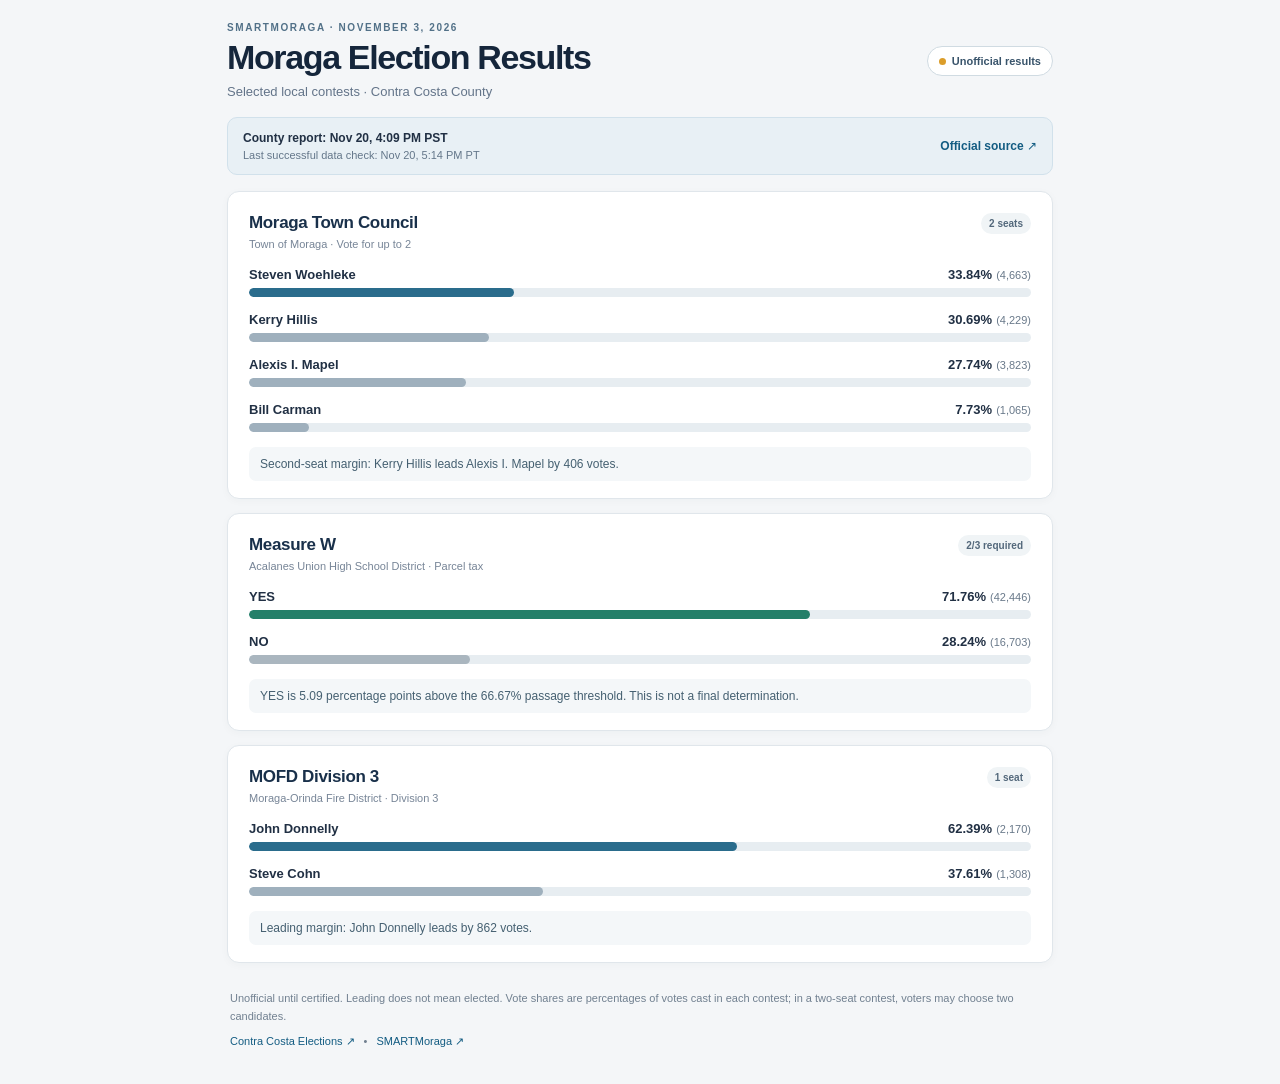
<file: docs/index.html>
<!doctype html>
<html lang="en"><head><meta charset="utf-8"><meta name="viewport" content="width=device-width,initial-scale=1">
<title>SMARTMoraga | 2026 Election Results</title><meta name="color-scheme" content="light"><link rel="stylesheet" href="style.css"></head>
<body><main id="app" class="shell" aria-live="polite">
<header><div><p class="eyebrow">SMARTMORAGA · NOVEMBER 3, 2026</p><h1>Moraga Election Results</h1><p class="sub">Selected local contests · Contra Costa County</p></div><div class="status"><span class="status-dot"></span><span id="status-label">Loading results</span></div></header>
<div class="notice"><div><strong id="stamp">Loading county report…</strong><div id="source-detail" class="muted"></div></div><a id="source-link" href="https://www.contracostavote.gov/election/november-3-2026-general-election/" target="_blank" rel="noopener noreferrer">Official source ↗</a></div>
<div id="error" role="alert" hidden></div><section id="races"></section>
<footer><p>Unofficial until certified. Leading does not mean elected. Vote shares are percentages of votes cast in each contest; in a two-seat contest, voters may choose two candidates.</p><div class="foot-links"><a href="https://www.contracostavote.gov/election/november-3-2026-general-election/" target="_blank" rel="noopener noreferrer">Contra Costa Elections ↗</a><span>•</span><a href="https://smartmoraga.com" target="_blank" rel="noopener noreferrer">SMARTMoraga ↗</a></div></footer>
</main><script src="app.js" defer></script></body></html>
</file>
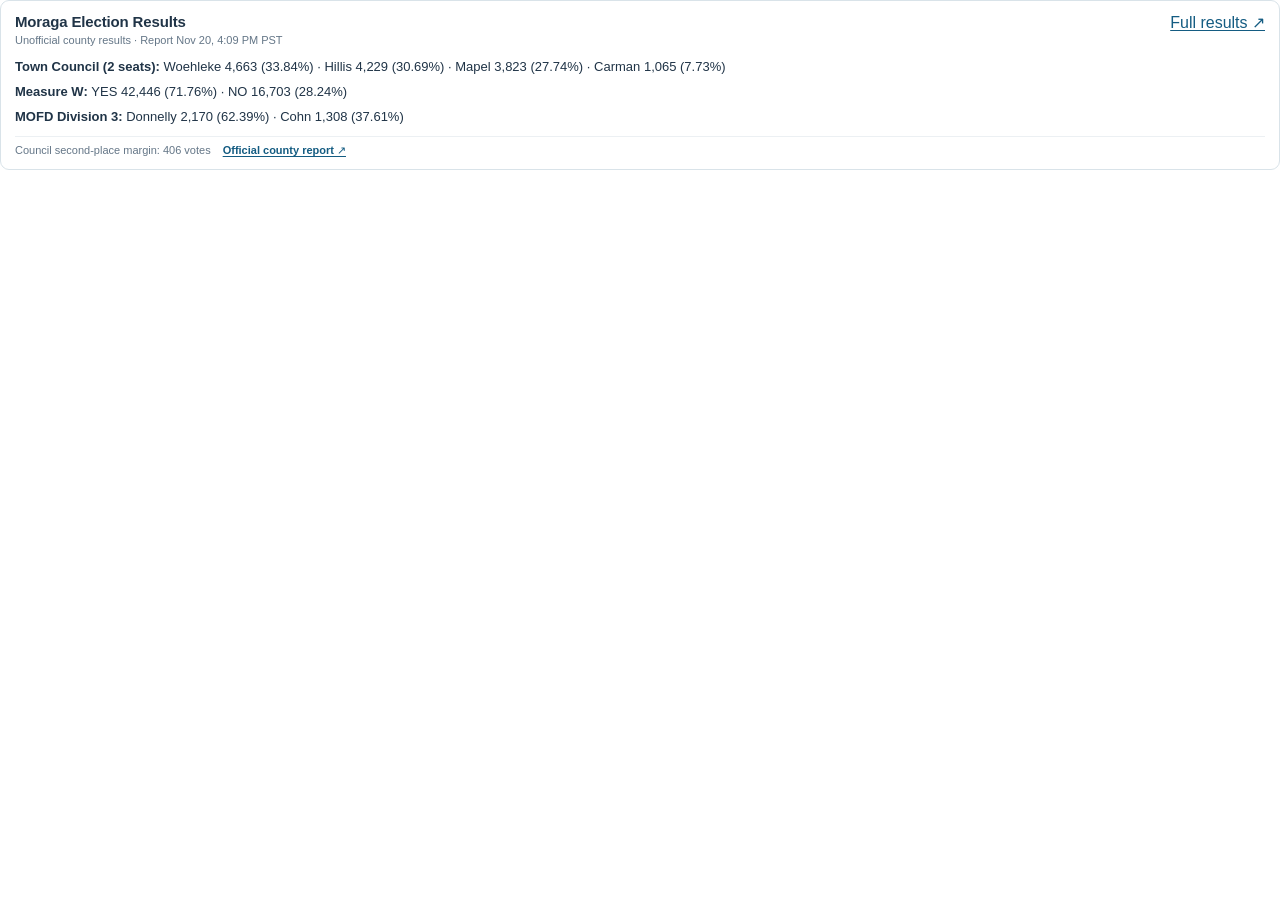
<file: docs/compact.html>
<!doctype html>
<html lang="en"><head><meta charset="utf-8"><meta name="viewport" content="width=device-width,initial-scale=1">
<title>SMARTMoraga | Compact 2026 Election Results</title><meta name="color-scheme" content="light">
<style>
:root{font-family:Inter,-apple-system,BlinkMacSystemFont,"Segoe UI",Arial,sans-serif;color:#203447;background:#fff;font-synthesis:none}
*{box-sizing:border-box}body{margin:0}.wrap{width:100%;padding:12px 14px;border:1px solid #d9e3e9;border-radius:9px;background:#fff}
.heading{display:flex;justify-content:space-between;align-items:flex-start;flex-wrap:wrap;gap:5px 14px;margin-bottom:10px}.heading-title{display:flex;flex-direction:column;gap:3px}.report-time{font-size:11px;color:#647687;line-height:1.4}
h1{font-size:15px;margin:0;letter-spacing:-.01em}a{color:#145c82;text-decoration:underline;text-underline-offset:2px}
.rows{display:grid;gap:6px}.line{font-size:13px;line-height:1.45}.line strong{font-weight:750}.dim{color:#536777}.num{font-variant-numeric:tabular-nums;white-space:nowrap}.footer{margin-top:9px;padding-top:7px;border-top:1px solid #ecf0f3;display:flex;gap:7px 12px;align-items:baseline;flex-wrap:wrap;font-size:11px;color:#647687}
.footer a{font-weight:650}.error{font-size:12px;color:#b33232}.note{color:#4f6579;font-size:12px}
@media(max-width:540px){.wrap{padding:10px 11px}.line{font-size:12.5px}h1{font-size:14px}}
</style></head><body>
<main class="wrap" id="compact">
<div class="heading"><div class="heading-title"><h1>Moraga Election Results</h1><div class="report-time" id="report-time">Unofficial county results · Loading report time…</div></div><a href="./" target="_blank" rel="noopener noreferrer" aria-label="Open full election results in a new tab">Full results ↗</a></div>
<section class="rows" id="rows" aria-live="polite"><div class="line dim">Loading latest verified county results…</div></section>
<div class="footer"><span id="warning"></span><a id="official" href="https://www.contracostavote.gov/election/november-3-2026-general-election/" target="_blank" rel="noopener noreferrer">Official county report ↗</a></div>
</main>
<script>
'use strict';
const $=id=>document.getElementById(id), nf=new Intl.NumberFormat('en-US');
const fmt=c=>nf.format(c.votes)+' ('+Number(c.percent).toFixed(2)+'%)';
function resize(){try{parent.postMessage({type:'smartmoraga-election-height',height:document.documentElement.scrollHeight},'*')}catch(_){}}
const observer=window.ResizeObserver?new ResizeObserver(resize):null;if(observer)observer.observe(document.body);
function draw(data){
 const races=Object.fromEntries((data.races||[]).map(r=>[r.id,r]));
 for(const id of ['council','measure-w','mofd'])if(!races[id]?.choices?.length)throw Error('Missing '+id);
 const c=[...races.council.choices].sort((a,b)=>b.votes-a.votes);
 const m=Object.fromEntries(races['measure-w'].choices.map(x=>[x.name.toUpperCase(),x]));
 const f=[...races.mofd.choices].sort((a,b)=>b.votes-a.votes);
 if(c.length!==4||f.length!==2||!m.YES||!m.NO)throw Error('Incomplete contest roster');
 const rows=$('rows');rows.replaceChildren();
 function line(label,segments){const div=document.createElement('div');div.className='line';const strong=document.createElement('strong');strong.textContent=label+': ';div.append(strong);
 segments.forEach((seg,i)=>{if(i)div.append(document.createTextNode(' · '));const t=document.createElement('span');t.className='num';t.textContent=seg;div.append(t)});rows.append(div);}
 line('Town Council (2 seats)',c.map(candidate=>candidate.name.split(' ').at(-1)+' '+fmt(candidate)));
 line('Measure W',['YES '+fmt(m.YES),'NO '+fmt(m.NO)]);
 line('MOFD Division 3',[f[0].name.split(' ').at(-1)+' '+fmt(f[0]),f[1].name.split(' ').at(-1)+' '+fmt(f[1])]);
 const d=data.reported_at?new Date(data.reported_at):null;
 const stamp=d&&!isNaN(d)?new Intl.DateTimeFormat('en-US',{timeZone:'America/Los_Angeles',month:'short',day:'numeric',hour:'numeric',minute:'2-digit',timeZoneName:'short'}).format(d):'time unverified';
 $('report-time').textContent=(data.certified?'Certified county results':'Unofficial county results')+' · Report '+stamp;
 $('warning').textContent=data.sample?'Sample data — not current':('Council second-place margin: '+nf.format(c[1].votes-c[2].votes)+' votes');
 const src=data.source_url||'';$('official').href=src.startsWith('https://')?src:'https://www.contracostavote.gov/election/november-3-2026-general-election/';
 resize();
}
async function load(){try{const res=await fetch('data.json?time='+Date.now(),{cache:'no-store'});if(!res.ok)throw Error('HTTP '+res.status);draw(await res.json())}catch(e){if(!$('rows').children.length||$('rows').textContent.includes('Loading'))$('rows').textContent='Verified election results temporarily unavailable.';resize()}}
load();setInterval(load,5*60*1000);
</script></body></html>
</file>
<file: docs/style.css>
:root{font-family:Inter,-apple-system,BlinkMacSystemFont,"Segoe UI",Roboto,Arial,sans-serif;color:#213044;background:#f4f6f8;font-synthesis:none}*{box-sizing:border-box}body{margin:0}a{color:#135c82;text-decoration:none}a:hover{text-decoration:underline}.shell{max-width:870px;margin:auto;padding:22px 22px 28px}header{display:flex;align-items:center;justify-content:space-between;gap:14px;margin-bottom:18px}.eyebrow{font-size:10px;font-weight:800;letter-spacing:.16em;color:#527188;margin:0 0 5px}h1{font-size:clamp(22px,4.6vw,34px);line-height:1.15;margin:0;letter-spacing:-.04em;color:#15263b}.sub{font-size:13px;color:#637489;margin:7px 0 0}.status{white-space:nowrap;padding:8px 11px;border-radius:99px;border:1px solid #d0dbe2;font-size:11px;color:#39546b;background:white;font-weight:700}.status-dot{display:inline-block;height:7px;width:7px;border-radius:50%;background:#d69d37;margin-right:6px}.notice{background:#e8f0f5;border:1px solid #d1e1eb;border-radius:10px;padding:13px 15px;display:flex;justify-content:space-between;align-items:center;gap:12px;margin-bottom:16px;font-size:12px}.muted{color:#64778a;font-size:11px;margin-top:4px}.notice a{white-space:nowrap;font-weight:700}.race{background:white;border:1px solid #e0e6eb;border-radius:12px;padding:21px 21px 17px;box-shadow:0 2px 8px #18334e08;margin-bottom:14px}.race-title{display:flex;align-items:start;justify-content:space-between;gap:10px;margin-bottom:17px}.race h2{font-size:17px;margin:0;color:#19304a;letter-spacing:-.02em}.race-desc{font-size:11px;color:#778597;margin-top:5px}.tag{font-size:10px;padding:5px 8px;background:#f0f4f6;border-radius:20px;color:#53687b;font-weight:700;white-space:nowrap}.candidate{margin-bottom:15px}.candidate:last-child{margin-bottom:0}.candidate-head{display:flex;align-items:baseline;justify-content:space-between;gap:12px;margin-bottom:6px}.candidate-name{font-size:13px;font-weight:600}.candidate-votes{font-size:13px;font-weight:750;white-space:nowrap;font-variant-numeric:tabular-nums}.candidate-votes small{font-size:11px;color:#69798a;font-weight:400;margin-left:4px}.bar{height:9px;background:#e7edf1;border-radius:6px;overflow:hidden}.bar-fill{height:100%;background:#9fb0bd;border-radius:6px}.bar-fill.leading{background:#2a6c8c}.bar-fill.yes{background:#247f69}.bar-fill.no{background:#aab6bf}.summary-line{font-size:12px;background:#f4f7f9;border-radius:7px;padding:10px 11px;color:#456071;margin-top:15px}.summary-line strong{color:#193e53}.footnote{font-size:11px;color:#778597;margin-top:12px}footer{font-size:11px;color:#718090;line-height:1.6;padding:5px 3px}footer p{margin:8px 0}.foot-links{display:flex;gap:9px;align-items:center}#error{padding:12px;background:#fff0ee;color:#a24039;border-radius:8px;font-size:13px;margin:12px 0}@media(max-width:560px){.shell{padding:15px 12px 24px}header{align-items:flex-start}.status{font-size:10px;padding:6px 8px}.notice{align-items:flex-start;flex-direction:column}.race{padding:16px 14px}.candidate-head{gap:8px}.candidate-name{font-size:12px}.candidate-votes{font-size:12px}}
</file>
